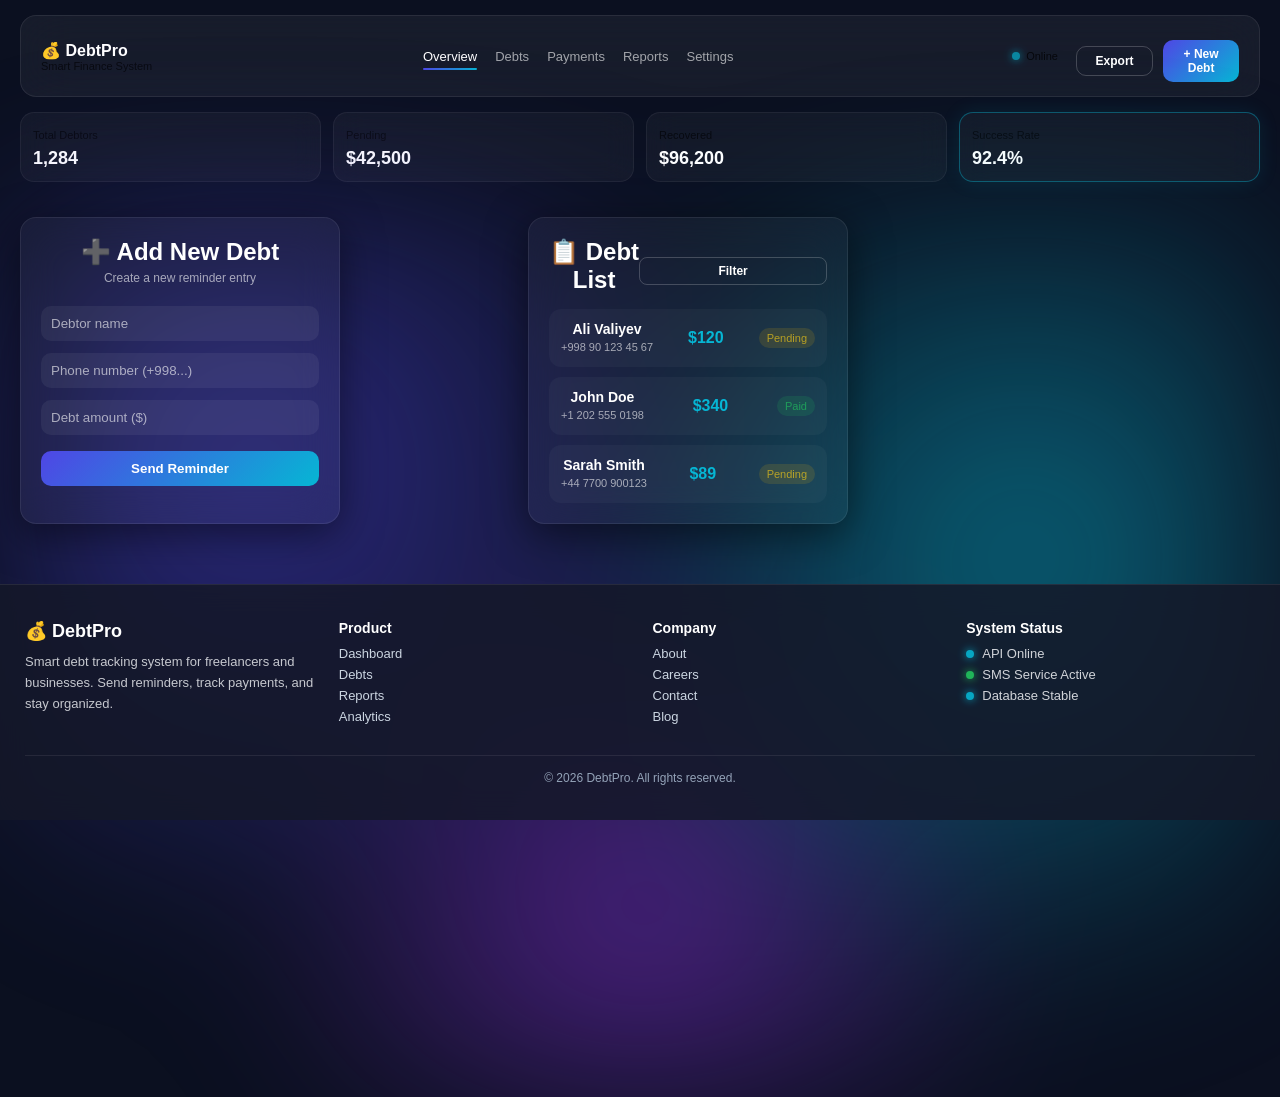
<file: index.html>
<!DOCTYPE html>
<html lang="en">
<head>
  <meta charset="UTF-8">
  <title>Debt Reminder System</title>
  <link rel="stylesheet" href="style.css">
</head>
<body>
 <header class="topbar">

  <!-- LEFT -->
  <div class="brand">
    <div class="logo">💰 DebtPro</div>
    <div class="tag">Smart Finance System</div>
  </div>

  <!-- CENTER -->
  <nav class="menu">
    <a href="#" class="active">Overview</a>
    <a href="#">Debts</a>
    <a href="#">Payments</a>
    <a href="#">Reports</a>
    <a href="#">Settings</a>
  </nav>

  <!-- RIGHT -->
  <div class="right">

    <div class="status">
      <span class="dot"></span>
      Online
    </div>

    <button class="btn ghost">Export</button>
    <button class="btn primary">+ New Debt</button>

  </div>

</header>

<!-- MINI DASH INFO BAR -->
<section class="infobar">

  <div class="info">
    <span>Total Debtors</span>
    <h3>1,284</h3>
  </div>

  <div class="info">
    <span>Pending</span>
    <h3>$42,500</h3>
  </div>

  <div class="info">
    <span>Recovered</span>
    <h3>$96,200</h3>
  </div>

  <div class="info highlight">
    <span>Success Rate</span>
    <h3>92.4%</h3>
  </div>

</section>

<div class="bg"></div>

<main class="section">

  <!-- ADD DEBT FORM -->
  <div class="card form-card">

    <h2>➕ Add New Debt</h2>
    <p class="hint">Create a new reminder entry</p>

    <input type="text" id="name" placeholder="Debtor name">
    <input type="text" id="phone" placeholder="Phone number (+998...)">
    <input type="number" id="amount" placeholder="Debt amount ($)">

    <button onclick="sendData()">Send Reminder</button>

    <div id="result"></div>

  </div>

  <!-- DEBT LIST -->
  <div class="card list-card">

    <div class="list-header">
      <h2>📋 Debt List</h2>
      <button class="small-btn">Filter</button>
    </div>

    <div class="debt-list">

      <div class="item">
        <div>
          <h4>Ali Valiyev</h4>
          <span>+998 90 123 45 67</span>
        </div>
        <div class="amount">$120</div>
        <div class="status pending">Pending</div>
      </div>

      <div class="item">
        <div>
          <h4>John Doe</h4>
          <span>+1 202 555 0198</span>
        </div>
        <div class="amount">$340</div>
        <div class="status paid">Paid</div>
      </div>

      <div class="item">
        <div>
          <h4>Sarah Smith</h4>
          <span>+44 7700 900123</span>
        </div>
        <div class="amount">$89</div>
        <div class="status pending">Pending</div>
      </div>

    </div>

  </div>

</main>

<script src="script.js"></script>

<footer class="footer">

  <div class="footer-grid">

    <!-- BRAND -->
    <div class="f-box">
      <h3>💰 DebtPro</h3>
      <p>Smart debt tracking system for freelancers and businesses. Send reminders, track payments, and stay organized.</p>
    </div>

    <!-- LINKS -->
    <div class="f-box">
      <h4>Product</h4>
      <a href="#">Dashboard</a>
      <a href="#">Debts</a>
      <a href="#">Reports</a>
      <a href="#">Analytics</a>
    </div>

    <div class="f-box">
      <h4>Company</h4>
      <a href="#">About</a>
      <a href="#">Careers</a>
      <a href="#">Contact</a>
      <a href="#">Blog</a>
    </div>

    <div class="f-box">
      <h4>System Status</h4>
      <div class="status-line">
        <span class="dot"></span> API Online
      </div>
      <div class="status-line">
        <span class="dot green"></span> SMS Service Active
      </div>
      <div class="status-line">
        <span class="dot"></span> Database Stable
      </div>
    </div>

  </div>

  <div class="footer-bottom">
    <p>© 2026 DebtPro. All rights reserved.</p>
  </div>

</footer>
</body>
</html>
</file>
<file: style.css>
* {
  margin: 0;
  padding: 0;
  box-sizing: border-box;
  font-family: Arial;
}

body {
  background: #0b1020;
  overflow: hidden;
}

/* glowing background */
.bg {
  position: absolute;
  width: 100%;
  height: 100%;
  background:
    radial-gradient(circle at 20% 30%, #4f46e5, transparent 40%),
    radial-gradient(circle at 80% 40%, #06b6d4, transparent 40%),
    radial-gradient(circle at 50% 80%, #9333ea, transparent 40%);
  filter: blur(80px);
  opacity: 0.5;
}

.container {
  display: flex;
  justify-content: center;
  z-index: 1;
}

.card {
  width: 320px;
  padding: 25px;
  border-radius: 20px;
  background: rgba(255,255,255,0.07);
  backdrop-filter: blur(20px);
  border: 1px solid rgba(255,255,255,0.1);
  box-shadow: 0 10px 40px rgba(0,0,0,0.5);
  text-align: center;
  color: white;
}

h1 {
  margin-bottom: 5px;
}

.sub {
  font-size: 12px;
  opacity: 0.7;
  margin-bottom: 15px;
}

input {
  width: 100%;
  padding: 10px;
  margin: 6px 0;
  border-radius: 10px;
  border: none;
  outline: none;
  background: rgba(255,255,255,0.1);
  color: white;
}

input::placeholder {
  color: rgba(255,255,255,0.6);
}

button {
  width: 100%;
  padding: 10px;
  margin-top: 10px;
  border: none;
  border-radius: 10px;
  background: linear-gradient(135deg,#4f46e5,#06b6d4);
  color: white;
  font-weight: bold;
  cursor: pointer;
  transition: 0.3s;
}

button:hover {
  transform: scale(1.05);
}

#result {
  margin-top: 10px;
  font-size: 13px;
  opacity: 0.8;
}

/* HERO SECTION */
.hero {
  padding: 20px 40px;
  color: white;
}

/* NAVBAR */
.navbar {
  display: flex;
  justify-content: space-between;
  align-items: center;
  padding: 15px 20px;

  background: rgba(255,255,255,0.06);
  backdrop-filter: blur(20px);
  border: 1px solid rgba(255,255,255,0.1);
  border-radius: 15px;
}

/* LOGO */
.logo {
  font-weight: bold;
  font-size: 18px;
  display: flex;
  align-items: center;
  gap: 10px;
}

.badge {
  font-size: 10px;
  background: #06b6d4;
  padding: 3px 8px;
  border-radius: 20px;
}

/* NAV LINKS */
.nav {
  display: flex;
  gap: 18px;
}

.nav a {
  color: white;
  text-decoration: none;
  font-size: 13px;
  opacity: 0.7;
  transition: 0.3s;
}

.nav a:hover {
  opacity: 1;
}

/* ACTION BUTTONS */
.actions {
  display: flex;
  gap: 10px;
}

.login {
  padding: 6px 12px;
  border-radius: 10px;
  border: 1px solid rgba(255,255,255,0.2);
  background: transparent;
  color: white;
}

.primary {
  padding: 6px 14px;
  border: none;
  border-radius: 10px;
  background: linear-gradient(135deg,#4f46e5,#06b6d4);
  color: white;
  cursor: pointer;
}

/* HERO CONTENT */
.hero-content {
  text-align: center;
  margin-top: 50px;
}

.hero-content h1 {
  font-size: 36px;
  line-height: 1.2;
}

.hero-content p {
  margin-top: 10px;
  opacity: 0.7;
  font-size: 14px;
}

/* STATS */
.stats {
  display: flex;
  justify-content: center;
  gap: 30px;
  margin-top: 25px;
}

.stat {
  background: rgba(255,255,255,0.06);
  padding: 15px;
  border-radius: 12px;
  width: 120px;
  backdrop-filter: blur(10px);
}

.stat h3 {
  font-size: 18px;
  color: #06b6d4;
}

.stat span {
  font-size: 11px;
  opacity: 0.7;
}

/* CTA */
.cta {
  margin-top: 25px;
  display: flex;
  justify-content: center;
  gap: 15px;
}

.cta button {
  padding: 10px 15px;
  border-radius: 12px;
  border: none;
  cursor: pointer;
  font-weight: bold;
}

.cta button:first-child {
  background: linear-gradient(135deg,#4f46e5,#06b6d4);
  color: white;
}

.ghost {
  background: transparent;
  border: 1px solid rgba(255,255,255,0.2);
  color: white;
}
/* TOP BAR */
.topbar {
  display: flex;
  justify-content: space-between;
  align-items: center;

  padding: 14px 20px;
  margin: 15px 20px;

  background: rgba(255,255,255,0.05);
  backdrop-filter: blur(25px);

  border: 1px solid rgba(255,255,255,0.08);
  border-radius: 16px;
}

/* BRAND */
.brand {
  display: flex;
  flex-direction: column;
}

.logo {
  font-weight: 700;
  font-size: 16px;
  color: white;
}

.tag {
  font-size: 11px;
  opacity: 0.6;
}

/* MENU */
.menu {
  display: flex;
  gap: 18px;
}

.menu a {
  text-decoration: none;
  color: white;
  font-size: 13px;
  opacity: 0.6;
  position: relative;
  transition: 0.3s;
}

.menu a:hover {
  opacity: 1;
}

.menu a.active {
  opacity: 1;
}

.menu a.active::after {
  content: "";
  position: absolute;
  bottom: -6px;
  left: 0;
  width: 100%;
  height: 2px;
  background: linear-gradient(135deg,#4f46e5,#06b6d4);
  border-radius: 10px;
}

/* RIGHT SIDE */
.right {
  display: flex;
  align-items: center;
  gap: 10px;
}

/* STATUS */
.status {
  display: flex;
  align-items: center;
  gap: 6px;
  font-size: 12px;
  opacity: 0.7;
}

.dot {
  width: 8px;
  height: 8px;
  background: #22c55e;
  border-radius: 50%;
  box-shadow: 0 0 10px #22c55e;
}

/* BUTTONS */
.btn {
  padding: 7px 12px;
  border-radius: 10px;
  font-size: 12px;
  cursor: pointer;
  border: none;
}

.primary {
  background: linear-gradient(135deg,#4f46e5,#06b6d4);
  color: white;
}

.ghost {
  background: transparent;
  border: 1px solid rgba(255,255,255,0.2);
  color: white;
}

/* INFO BAR */
.infobar {
  display: grid;
  grid-template-columns: repeat(4, 1fr);
  gap: 12px;

  margin: 15px 20px;
}

.info {
  background: rgba(255,255,255,0.04);
  padding: 12px;
  border-radius: 14px;
  backdrop-filter: blur(15px);
  border: 1px solid rgba(255,255,255,0.06);
}

.info span {
  font-size: 11px;
  opacity: 0.6;
}

.info h3 {
  margin-top: 5px;
  font-size: 18px;
  color: white;
}

.info.highlight {
  border: 1px solid rgba(6,182,212,0.4);
  box-shadow: 0 0 20px rgba(6,182,212,0.1);
}
/* SECTION LAYOUT */
.section {
  display: grid;
  justify-content: center;
  grid-template-columns: 1fr 1.5fr;
  gap: 20px;
  padding: 20px;
}

/* CARD */
.card {
  background: rgba(255,255,255,0.04);
  border: 1px solid rgba(255,255,255,0.08);
  backdrop-filter: blur(20px);
  border-radius: 16px;
  padding: 20px;
}

/* FORM */
.form-card h2 {
  margin-bottom: 5px;
}

.hint {
  font-size: 12px;
  opacity: 0.6;
  margin-bottom: 15px;
}

input {
  width: 100%;
  margin: 6px 0;
  padding: 10px;
  border-radius: 10px;
  border: none;
  outline: none;
  background: rgba(255,255,255,0.06);
  color: white;
}

button {
  width: 100%;
  margin-top: 10px;
  padding: 10px;
  border-radius: 10px;
  border: none;
  background: linear-gradient(135deg,#4f46e5,#06b6d4);
  color: white;
  cursor: pointer;
}

/* LIST */
.list-header {
  display: flex;
  justify-content: space-between;
  align-items: center;
}

.small-btn {
  padding: 6px 10px;
  font-size: 12px;
  border-radius: 8px;
  background: transparent;
  border: 1px solid rgba(255,255,255,0.2);
  color: white;
}

/* ITEMS */
.debt-list {
  margin-top: 15px;
  display: flex;
  flex-direction: column;
  gap: 10px;
}

.item {
  display: flex;
  justify-content: space-between;
  align-items: center;

  padding: 12px;
  border-radius: 12px;
  background: rgba(255,255,255,0.03);
  transition: 0.3s;
}

.item:hover {
  background: rgba(255,255,255,0.06);
  transform: translateX(5px);
}

.item h4 {
  font-size: 14px;
}

.item span {
  font-size: 11px;
  opacity: 0.6;
}

/* AMOUNT */
.amount {
  font-weight: bold;
  color: #06b6d4;
}

/* STATUS */
.status {
  font-size: 11px;
  padding: 4px 8px;
  border-radius: 20px;
}

.pending {
  background: rgba(234,179,8,0.2);
  color: #facc15;
}

.paid {
  background: rgba(34,197,94,0.2);
  color: #22c55e;
}

/* RESPONSIVE */
@media (max-width: 900px) {
  .section {
    grid-template-columns: 1fr;
  }
}
.footer {
  margin-top: 40px;
  padding: 35px 25px;

  background: rgba(20, 24, 40, 0.85);
  backdrop-filter: blur(15px);

  border-top: 1px solid rgba(255,255,255,0.08);
  color: #e5e7eb; /* 👈 text visible */
}

/* GRID */
.footer-grid {
  display: grid;
  grid-template-columns: repeat(4, 1fr);
  gap: 25px;
}

/* BOX */
.f-box h3 {
  font-size: 18px;
  margin-bottom: 10px;
  color: white;
}

.f-box h4 {
  font-size: 14px;
  margin-bottom: 10px;
  color: #ffffff;
}

.f-box p {
  font-size: 13px;
  line-height: 1.6;
  opacity: 0.85; /* 👈 ko‘rinadigan qilindi */
}

/* LINKS */
.f-box a {
  display: block;
  text-decoration: none;
  color: #cbd5e1; /* 👈 ochroq kulrang */
  font-size: 13px;
  margin-bottom: 6px;
  transition: 0.3s;
}

.f-box a:hover {
  color: #06b6d4;
  transform: translateX(4px);
}

/* STATUS */
.status-line {
  font-size: 13px;
  opacity: 0.9;
  margin-bottom: 6px;
  display: flex;
  align-items: center;
  gap: 8px;
  color: #e5e7eb;
}

.dot {
  width: 8px;
  height: 8px;
  border-radius: 50%;
  background: #06b6d4;
  box-shadow: 0 0 8px #06b6d4;
}

.dot.green {
  background: #22c55e;
  box-shadow: 0 0 8px #22c55e;
}

/* BOTTOM */
.footer-bottom {
  text-align: center;
  margin-top: 25px;
  padding-top: 15px;

  border-top: 1px solid rgba(255,255,255,0.08);
  font-size: 12px;
  color: #94a3b8; /* 👈 readable */
}

/* RESPONSIVE */
@media (max-width: 900px) {
  .footer-grid {
    grid-template-columns: 1fr 1fr;
  }
}

@media (max-width: 500px) {
  .footer-grid {
    grid-template-columns: 1fr;
  }
}
</file>
